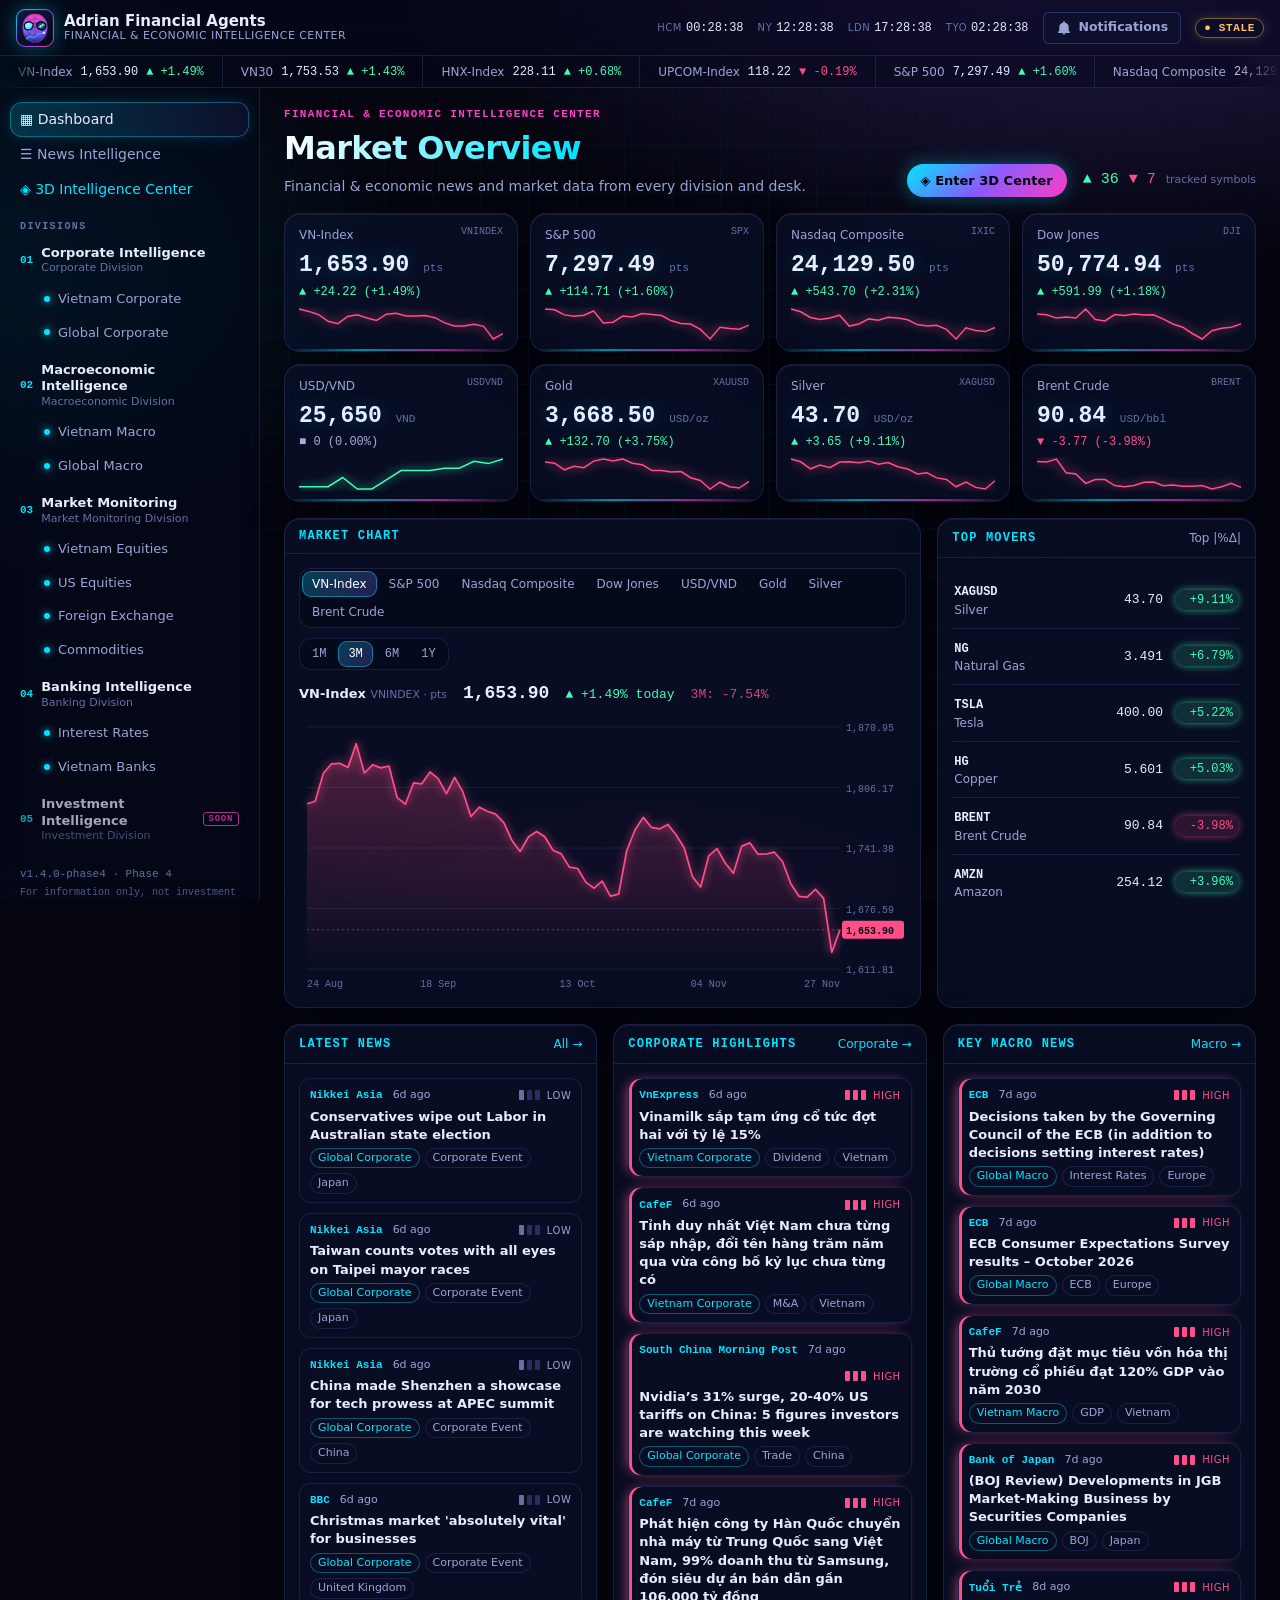
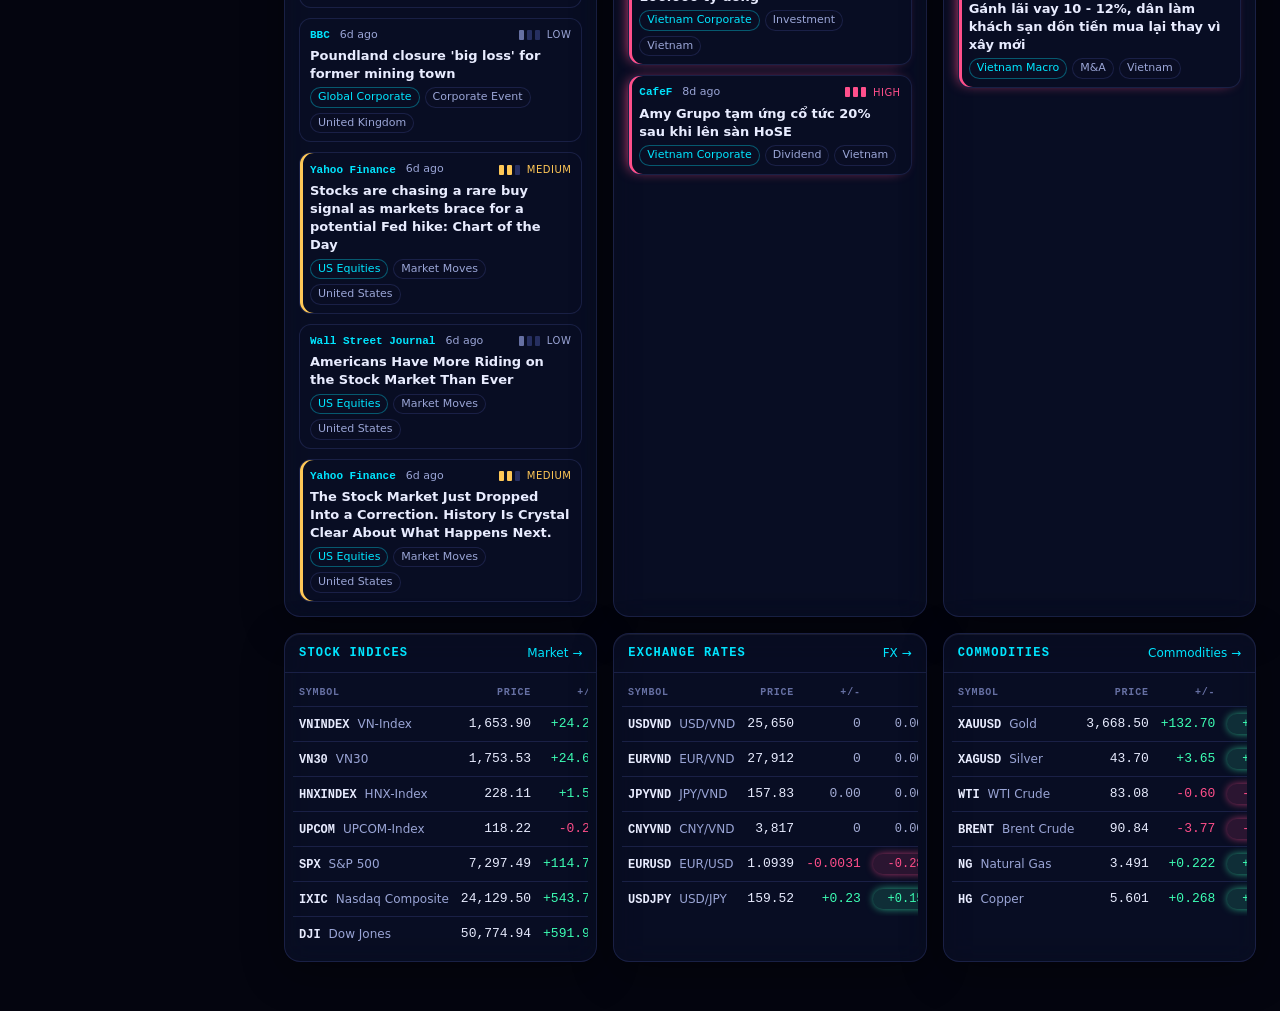
<file: index.html>
<!doctype html>
<html lang="en" data-style="futuristic">
<head>
  <meta charset="utf-8" />
  <meta name="viewport" content="width=device-width, initial-scale=1" />
  <title>Adrian Financial Agents</title>
  <meta name="description" content="Adrian Financial Agents — Financial & Economic Intelligence Center" />
  <link rel="icon" type="image/svg+xml" href="assets/img/logo.svg" />
  <link rel="apple-touch-icon" href="assets/img/apple-touch-icon.png" />
  <link rel="manifest" href="manifest.webmanifest" />
  <meta name="theme-color" content="#04050f" />
  <meta name="apple-mobile-web-app-capable" content="yes" />
  <meta name="mobile-web-app-capable" content="yes" />
  <meta name="apple-mobile-web-app-title" content="AFA" />
  <meta name="apple-mobile-web-app-status-bar-style" content="black" />
  <link rel="stylesheet" href="assets/css/styles.css" />
  <link rel="stylesheet" href="assets/css/theme-futuristic.css" />
</head>
<body>
  <div id="app"><div class="loading">Starting…</div></div>

  <noscript>Adrian Financial Agents requires JavaScript.</noscript>

  <!-- Core -->
  <script src="assets/js/core/config.js"></script>
  <script src="assets/js/core/utils.js"></script>
  <script src="assets/js/core/registry.js"></script>
  <script src="assets/js/core/services.js"></script>
  <!-- Data (mock) + providers -->
  <script src="assets/js/data/mock-market.js"></script>
  <script src="assets/js/data/mock-news.js"></script>
  <script src="assets/js/data/mock-banking.js"></script>
  <script src="assets/js/providers/mock-provider.js"></script>
  <script src="assets/js/providers/api-provider.js"></script>
  <!-- Components -->
  <script src="assets/js/components/layout.js"></script>
  <script src="assets/js/components/market.js"></script>
  <script src="assets/js/components/news.js"></script>
  <script src="assets/js/components/rates.js"></script>
  <script src="assets/js/components/banking.js"></script>
  <script src="assets/js/components/avatars.js"></script>
  <!-- Views + routing -->
  <script src="assets/js/views/dashboard.js"></script>
  <script src="assets/js/views/pages.js"></script>
  <script src="assets/js/views/center3d-supervisor.js"></script>
  <script src="assets/js/views/center3d.js"></script>
  <script src="assets/js/views/settings.js"></script>
  <script src="assets/js/core/router.js"></script>
  <script src="assets/js/app.js"></script>
</body>
</html>
</file>
<file: assets/css/styles.css>
/* Adrian Financial Agents — Financial Terminal theme */
:root {
  --bg: #060a11;
  --bg-2: #0a1019;
  --panel: #0d1520;
  --panel-2: #111b29;
  --line: #1a2738;
  --line-2: #243549;
  --text: #d5e0ec;
  --muted: #7c90a8;
  --dim: #50637a;
  --accent: #22d3ee;
  --accent-2: #f5b843;
  --up: #22c55e;
  --down: #f43f5e;
  --flat: #94a3b8;
  --imp-high: #f43f5e;
  --imp-med: #f5b843;
  --imp-low: #64748b;
  --font: "Inter", "Segoe UI", system-ui, -apple-system, sans-serif;
  --mono: "JetBrains Mono", "Cascadia Mono", Consolas, ui-monospace, monospace;
  --radius: 6px;
  --sidebar: 260px;
  --topbar: 56px;
  --ticker: 32px;
  color-scheme: dark;
}

* { box-sizing: border-box; }
html, body { margin: 0; }
body {
  background: var(--bg);
  color: var(--text);
  font: 14px/1.5 var(--font);
  -webkit-font-smoothing: antialiased;
}
a { color: inherit; text-decoration: none; }
h1, h2, h3 { margin: 0; font-weight: 600; }
button, select, input { font: inherit; color: inherit; }
.num { font-family: var(--mono); font-variant-numeric: tabular-nums; }
.up { color: var(--up); }
.down { color: var(--down); }
.flat { color: var(--flat); }
.muted { color: var(--muted); }
.small { font-size: 12px; }
.link { color: var(--accent); font-size: 12px; }
.link:hover { text-decoration: underline; }
.loading, .empty { padding: 28px; text-align: center; color: var(--muted); }
.empty { border: 1px dashed var(--line-2); border-radius: var(--radius); }

/* ---------- Top bar ---------- */
.topbar {
  position: sticky; top: 0; z-index: 30;
  height: var(--topbar);
  display: flex; align-items: center; gap: 14px;
  padding: 0 16px;
  background: color-mix(in srgb, var(--bg-2) 92%, transparent);
  backdrop-filter: blur(8px);
  border-bottom: 1px solid var(--line);
}
.brand { display: flex; align-items: center; gap: 10px; min-width: 0; }
.brand-mark {
  font: 700 13px var(--mono); letter-spacing: .08em;
  padding: 6px 8px; border-radius: 4px;
  color: var(--bg); background: linear-gradient(135deg, var(--accent), #3b82f6);
}
.brand-logo { display: block; flex: none; width: 38px; height: 38px; padding: 0; background: none; border-radius: 0; filter: drop-shadow(0 0 10px rgba(0, 229, 255, .35)); }
.brand-text { display: flex; flex-direction: column; line-height: 1.15; min-width: 0; }
.brand-text strong { font-size: 15px; white-space: nowrap; }
.brand-text small { color: var(--muted); font-size: 11px; letter-spacing: .04em; text-transform: uppercase; white-space: nowrap; overflow: hidden; text-overflow: ellipsis; }
.topbar-right { margin-left: auto; display: flex; align-items: center; gap: 14px; }
.clocks { display: flex; gap: 14px; font-size: 12px; }
.clocks small { color: var(--dim); font-size: 10px; letter-spacing: .06em; }
.clocks b { font-weight: 500; }
.data-mode {
  font: 600 11px var(--mono); letter-spacing: .06em;
  color: var(--accent-2); border: 1px solid color-mix(in srgb, var(--accent-2) 45%, transparent);
  padding: 3px 8px; border-radius: 3px; white-space: nowrap;
}
.data-mode.live { color: var(--up); border-color: color-mix(in srgb, var(--up) 45%, transparent); }
.icon-btn {
  background: var(--panel); border: 1px solid var(--line-2); border-radius: 4px;
  width: 32px; height: 32px; cursor: pointer; font-size: 15px;
}
.icon-btn:hover { border-color: var(--accent); }
.menu-btn { display: none; }

/* ---------- Ticker ---------- */
.ticker {
  position: sticky; top: var(--topbar); z-index: 25;
  height: var(--ticker); overflow: hidden;
  background: var(--bg-2); border-bottom: 1px solid var(--line);
  mask-image: linear-gradient(90deg, transparent, #000 4%, #000 96%, transparent);
}
.ticker-track { display: flex; width: max-content; height: 100%; animation: ticker 70s linear infinite; }
.ticker:hover .ticker-track { animation-play-state: paused; }
.tick { display: flex; align-items: center; gap: 8px; padding: 0 18px; font-size: 12px; border-right: 1px solid var(--line); white-space: nowrap; }
.tick-sym { color: var(--muted); }
@keyframes ticker { to { transform: translateX(-50%); } }
@media (prefers-reduced-motion: reduce) { .ticker-track { animation: none; } }

/* ---------- Shell ---------- */
.shell { display: grid; grid-template-columns: var(--sidebar) minmax(0, 1fr); }
.sidebar {
  position: sticky; top: calc(var(--topbar) + var(--ticker));
  height: calc(100vh - var(--topbar) - var(--ticker));
  overflow-y: auto; padding: 14px 10px 20px;
  border-right: 1px solid var(--line); background: var(--bg-2);
}
.nav-title { margin: 14px 10px 6px; font: 600 10px var(--mono); letter-spacing: .14em; color: var(--dim); text-transform: uppercase; }
.nav-group { margin-bottom: 6px; }
.sidebar a { display: flex; align-items: center; gap: 8px; border-radius: 4px; padding: 7px 10px; color: var(--muted); border-left: 2px solid transparent; }
.sidebar a:hover { background: var(--panel); color: var(--text); }
.sidebar a.active { background: color-mix(in srgb, var(--accent) 12%, transparent); color: var(--text); border-left-color: var(--accent); }
.sidebar a.in-path { color: var(--text); }
.nav-top { font-weight: 500; }
.nav-div { color: var(--text) !important; }
.nav-code { font: 600 11px var(--mono); color: var(--accent); }
.nav-label { display: flex; flex-direction: column; line-height: 1.25; font-weight: 600; font-size: 13px; }
.nav-label small { font-weight: 400; color: var(--dim); font-size: 11px; }
.nav-dept { padding-left: 34px !important; font-size: 13px; }
.agent-dot { width: 6px; height: 6px; border-radius: 50%; background: var(--up); box-shadow: 0 0 6px var(--up); flex: none; }
.nav-div.soon { opacity: .7; }
.badge-soon { margin-left: auto; font: 600 9px var(--mono); letter-spacing: .08em; text-transform: uppercase; color: var(--accent-2); border: 1px solid currentColor; padding: 1px 5px; border-radius: 3px; }
.sidebar-foot { margin: 18px 10px 0; font: 11px var(--mono); color: var(--dim); }
.sidebar-foot .disclaimer { display: block; margin-top: 6px; font-size: 10px; line-height: 1.4; color: var(--dim); opacity: .8; }

.main { padding: 20px 24px 48px; min-width: 0; outline: none; }
.view { max-width: 1480px; margin: 0 auto; display: flex; flex-direction: column; gap: 16px; }

/* ---------- Page header ---------- */
.crumbs { font-size: 12px; color: var(--dim); margin-bottom: 8px; display: flex; flex-wrap: wrap; gap: 6px; }
.crumbs i { font-style: normal; }
.crumbs a:hover { color: var(--accent); }
.page-head-row { display: flex; justify-content: space-between; align-items: flex-end; gap: 16px; flex-wrap: wrap; }
.kicker { font: 600 11px var(--mono); letter-spacing: .12em; text-transform: uppercase; color: var(--accent); margin-bottom: 4px; }
.page-head h1 { font-size: 26px; letter-spacing: -.01em; }
.subtitle { margin: 4px 0 0; color: var(--muted); max-width: 760px; }
.breadth { display: flex; align-items: baseline; gap: 10px; font-size: 15px; }
.breadth small { color: var(--dim); font-size: 11px; }

.breaking {
  display: flex; align-items: center; gap: 12px; flex-wrap: wrap;
  padding: 10px 14px; border-radius: var(--radius);
  background: color-mix(in srgb, var(--down) 9%, var(--panel));
  border: 1px solid color-mix(in srgb, var(--down) 35%, transparent);
}
.breaking:hover { border-color: var(--down); }
.breaking-tag { font: 700 10px var(--mono); letter-spacing: .1em; text-transform: uppercase; color: #fff; background: var(--down); padding: 2px 7px; border-radius: 3px; }
.breaking small { color: var(--muted); margin-left: auto; }

/* ---------- Grid & panel ---------- */
.grid { display: grid; gap: 16px; }
.g-2 { grid-template-columns: repeat(2, minmax(0, 1fr)); }
.g-3 { grid-template-columns: repeat(3, minmax(0, 1fr)); }
.g-2-1 { grid-template-columns: minmax(0, 2fr) minmax(0, 1fr); }
.panel { background: var(--panel); border: 1px solid var(--line); border-radius: var(--radius); min-width: 0; }
.panel-head { display: flex; align-items: center; justify-content: space-between; gap: 10px; padding: 10px 14px; border-bottom: 1px solid var(--line); }
.panel-head h2 { font: 600 12px var(--mono); letter-spacing: .1em; text-transform: uppercase; color: var(--muted); }
.panel-body { padding: 14px; }

/* ---------- KPI ---------- */
.kpi-grid { display: grid; grid-template-columns: repeat(auto-fill, minmax(200px, 1fr)); gap: 12px; }
.kpi {
  position: relative; display: block; padding: 12px 14px 10px;
  background: var(--panel); border: 1px solid var(--line); border-radius: var(--radius);
  transition: border-color .15s, transform .15s;
}
.kpi:hover { border-color: var(--accent); transform: translateY(-1px); }
.kpi-head { display: flex; justify-content: space-between; gap: 8px; font-size: 12px; }
.kpi-name { color: var(--muted); font-weight: 500; }
.kpi-sym { font: 10px var(--mono); color: var(--dim); }
.kpi-price { font-size: 21px; font-weight: 600; margin-top: 4px; }
.kpi-price small { font-size: 11px; color: var(--dim); font-weight: 400; }
.kpi-chg { font-size: 12px; }
.kpi-spark { height: 34px; margin-top: 6px; }
.spark { width: 100%; height: 100%; display: block; }

/* ---------- Tables ---------- */
.table-wrap { overflow-x: auto; margin: -4px -6px; }
.qtable { width: 100%; border-collapse: collapse; font-size: 13px; }
.qtable th { font: 600 10px var(--mono); letter-spacing: .08em; text-transform: uppercase; color: var(--dim); text-align: left; padding: 4px 6px 8px; border-bottom: 1px solid var(--line); }
.qtable td { padding: 7px 6px; border-bottom: 1px solid var(--line); white-space: nowrap; }
.qtable tr:last-child td { border-bottom: 0; }
.qtable tbody tr:hover { background: var(--panel-2); }
.qtable .num { text-align: right; }
.q-sym { font: 600 12px var(--mono); margin-right: 8px; }
.q-name { color: var(--muted); font-size: 12px; }
.pct-pill { display: inline-block; min-width: 64px; text-align: right; padding: 1px 6px; border-radius: 3px; font-family: var(--mono); font-size: 12px; }
.pct-pill.up { background: color-mix(in srgb, var(--up) 14%, transparent); }
.pct-pill.down { background: color-mix(in srgb, var(--down) 14%, transparent); }

.movers { display: flex; flex-direction: column; }
.mover { display: grid; grid-template-columns: 1fr auto auto; gap: 12px; align-items: center; padding: 9px 2px; border-bottom: 1px solid var(--line); font-size: 13px; }
.mover:last-child { border-bottom: 0; }
.mover:hover { background: var(--panel-2); }
.mover .q-name { display: block; }

/* ---------- Charts ---------- */
.chart-head { display: flex; justify-content: space-between; gap: 10px; flex-wrap: wrap; margin-bottom: 10px; }
.seg { display: flex; flex-wrap: wrap; gap: 2px; background: var(--bg-2); border: 1px solid var(--line); border-radius: 4px; padding: 2px; }
.seg button { background: none; border: 0; padding: 4px 10px; border-radius: 3px; cursor: pointer; font-size: 12px; color: var(--muted); }
.seg button:hover { color: var(--text); }
.seg button.on { background: var(--panel-2); color: var(--accent); box-shadow: inset 0 0 0 1px var(--line-2); }
.chart-ranges button { font-family: var(--mono); }
.chart-info { display: flex; align-items: baseline; flex-wrap: wrap; gap: 6px 16px; margin-bottom: 6px; font-size: 13px; }
.ci-name { font-weight: 600; }
.ci-name small { color: var(--dim); font-weight: 400; }
.ci-price { font-size: 18px; font-weight: 600; }
.muted-label { opacity: .85; }
.chart-box { position: relative; height: 280px; }
.chart { display: block; max-width: 100%; }
.chart.up { color: var(--up); }
.chart.down { color: var(--down); }
.chart .grid { stroke: var(--line); stroke-width: 1; }
.chart .axis { fill: var(--dim); font: 10px var(--mono); }
.chart .last-line { stroke: currentColor; stroke-dasharray: 2 3; opacity: .5; }
.chart .last-tag { fill: currentColor; }
.chart .last-text { fill: var(--bg); font: 600 10px var(--mono); }
.chart .xh { stroke: var(--muted); stroke-dasharray: 3 3; }
.chart .dot { fill: currentColor; stroke: var(--panel); stroke-width: 2; }
.chart-tip {
  position: absolute; top: 4px; width: 120px; pointer-events: none;
  background: var(--panel-2); border: 1px solid var(--line-2); border-radius: 4px;
  padding: 4px 8px; font-size: 11px; display: flex; flex-direction: column;
}
.chart-tip[hidden] { display: none; }
.chart-tip span { color: var(--muted); }

/* ---------- News ---------- */
.news-list { display: flex; flex-direction: column; gap: 10px; }
.news-card { padding: 10px 12px; border: 1px solid var(--line); border-left: 3px solid var(--imp-low); border-radius: 4px; background: var(--panel-2); }
.news-card.imp-l-high { border-left-color: var(--imp-high); }
.news-card.imp-l-med { border-left-color: var(--imp-med); }
.news-card.compact { padding: 8px 10px; }
.news-meta { display: flex; align-items: center; gap: 10px; font-size: 11px; color: var(--muted); flex-wrap: wrap; }
.news-meta .src { font: 600 11px var(--mono); color: var(--accent); }
.news-title { font-size: 14px; line-height: 1.4; margin: 4px 0; }
.news-card.compact .news-title { font-size: 13px; }
.news-title a:hover { color: var(--accent); }
.news-sum { margin: 0 0 6px; color: var(--muted); font-size: 13px; }
.news-tags { display: flex; flex-wrap: wrap; gap: 5px; }
.tag { font-size: 11px; padding: 1px 7px; border-radius: 3px; background: var(--bg-2); border: 1px solid var(--line); color: var(--muted); }
.tag-dept { color: var(--accent); border-color: color-mix(in srgb, var(--accent) 35%, transparent); }
.tag-dept:hover { background: color-mix(in srgb, var(--accent) 12%, transparent); }
.tag-mkt { font-family: var(--mono); }
.imp { display: inline-flex; align-items: center; gap: 2px; margin-left: auto; font-size: 10px; text-transform: uppercase; letter-spacing: .05em; }
.imp i { width: 5px; height: 10px; border-radius: 1px; background: var(--line-2); margin-right: 1px; }
.imp-high { color: var(--imp-high); }
.imp-high i { background: var(--imp-high); }
.imp-med { color: var(--imp-med); }
.imp-med i:nth-child(-n+2) { background: var(--imp-med); }
.imp-low i:nth-child(1) { background: var(--imp-low); }
.imp > i:last-of-type { margin-right: 5px; }

.filter-bar { display: flex; flex-wrap: wrap; gap: 10px; align-items: flex-end; padding-bottom: 12px; border-bottom: 1px solid var(--line); }
.fld { display: flex; flex-direction: column; gap: 3px; font-size: 11px; color: var(--dim); min-width: 130px; flex: 1 1 130px; max-width: 220px; }
.fld span { font-family: var(--mono); letter-spacing: .06em; text-transform: uppercase; font-size: 10px; }
.fld select, .fld input { background: var(--bg-2); border: 1px solid var(--line-2); border-radius: 4px; padding: 6px 8px; font-size: 13px; width: 100%; }
.fld select:focus, .fld input:focus { outline: none; border-color: var(--accent); }
.fld-search { flex: 2 1 220px; max-width: 320px; }
.btn-ghost { background: none; border: 1px solid var(--line-2); border-radius: 4px; padding: 6px 12px; cursor: pointer; font-size: 12px; color: var(--muted); }
.btn-ghost:hover { border-color: var(--accent); color: var(--text); }
.news-count { font: 11px var(--mono); color: var(--dim); margin: 10px 0; }

/* ---------- Department cards ---------- */
.dept-grid { display: grid; grid-template-columns: repeat(auto-fill, minmax(280px, 1fr)); gap: 12px; }
.dept-card { display: flex; flex-direction: column; gap: 6px; padding: 14px; background: var(--panel); border: 1px solid var(--line); border-radius: var(--radius); transition: border-color .15s; }
.dept-card:hover { border-color: var(--accent); }
.dept-top { display: flex; align-items: center; gap: 8px; font: 10px var(--mono); color: var(--dim); }
.agent-state { margin-left: auto; color: var(--accent-2); letter-spacing: .06em; }
.dept-card h3 { font-size: 16px; }
.dept-en { font: 11px var(--mono); color: var(--accent); letter-spacing: .04em; }
.dept-card p { margin: 0; color: var(--muted); font-size: 13px; }
.dept-stats { display: flex; gap: 14px; flex-wrap: wrap; margin-top: auto; padding-top: 8px; border-top: 1px solid var(--line); font-size: 12px; color: var(--muted); }
.dept-stats strong { color: var(--text); }
.chips { display: flex; flex-wrap: wrap; gap: 6px; }
.chip { font-size: 12px; padding: 3px 9px; border-radius: 999px; border: 1px solid var(--line-2); background: var(--bg-2); }
.chip-more { color: var(--dim); }
.agent-info { margin: 0; display: grid; gap: 8px; }
.agent-info div { display: flex; justify-content: space-between; gap: 10px; font-size: 13px; border-bottom: 1px solid var(--line); padding-bottom: 6px; }
.agent-info div:last-child { border: 0; }
.agent-info dt { color: var(--dim); }
.agent-info dd { margin: 0; text-align: right; }

/* ---------- Coming soon ---------- */
.soon-hero { padding: 32px; border: 1px dashed var(--line-2); border-radius: var(--radius); background: radial-gradient(ellipse at top, color-mix(in srgb, var(--accent) 8%, transparent), transparent 70%), var(--panel); }
.soon-badge { display: inline-block; font: 600 11px var(--mono); letter-spacing: .12em; color: var(--accent-2); border: 1px solid currentColor; padding: 3px 10px; border-radius: 3px; }
.soon-hero h2 { font-size: 22px; margin: 14px 0 6px; }
.soon-hero > p { color: var(--muted); max-width: 720px; margin: 0 0 20px; }
.soon-grid { display: grid; grid-template-columns: repeat(auto-fill, minmax(240px, 1fr)); gap: 12px; }
.soon-item { padding: 14px; border: 1px solid var(--line); border-radius: var(--radius); background: var(--bg-2); opacity: .85; }
.soon-name { font-weight: 600; }
.soon-item p { margin: 6px 0 0; color: var(--muted); font-size: 13px; }

.scrim { display: none; }

/* ---------- Responsive ---------- */
@media (max-width: 1200px) {
  .g-3 { grid-template-columns: repeat(2, minmax(0, 1fr)); }
  .clocks span:nth-child(n+3) { display: none; }
}
@media (max-width: 960px) {
  .shell { grid-template-columns: minmax(0, 1fr); }
  .menu-btn { display: inline-block; flex: none; }
  .sidebar {
    position: fixed; top: 0; left: 0; z-index: 50; height: 100vh; width: 280px;
    transform: translateX(-100%); transition: transform .2s;
  }
  .nav-open .sidebar { transform: none; }
  .nav-open .scrim { display: block; position: fixed; inset: 0; z-index: 40; background: rgba(0, 0, 0, .5); }
  .g-2, .g-3, .g-2-1 { grid-template-columns: minmax(0, 1fr); }
  .clocks { display: none; }
}
@media (max-width: 600px) {
  .main { padding: 14px 16px 40px; }
  .brand-text small { display: none; }
  .brand-text strong { font-size: 13px; }
  .page-head h1 { font-size: 21px; }
  .kpi-grid { grid-template-columns: repeat(2, minmax(0, 1fr)); gap: 8px; }
  .kpi { padding: 10px; }
  .kpi-price { font-size: 16px; }
  .kpi-chg { font-size: 11px; }
  .fld, .fld-search { max-width: none; flex-basis: calc(50% - 5px); min-width: 0; }
  .fld-search { flex-basis: 100%; }
  .chart-box { height: 220px; }
  .data-mode { display: none; }
  .breaking small { margin-left: 0; }
}

/* ---------- Bank rates ---------- */
.rates-section { display: flex; flex-direction: column; gap: 16px; }
.section-title { display: flex; align-items: baseline; justify-content: space-between; gap: 10px; flex-wrap: wrap; margin-top: 6px; }
.stack { display: flex; flex-direction: column; gap: 16px; min-width: 0; }
.rate-sort { max-width: 200px; }
.rate-table th { white-space: nowrap; }
.rate-table th.sorted { color: var(--accent); }
.rate-table td.best { color: var(--accent); font-weight: 700; background: color-mix(in srgb, var(--accent) 10%, transparent); }
.rate-table .chg { font-style: normal; font-size: 9px; margin-left: 3px; vertical-align: super; }
.tag-state { margin-left: 6px; font-size: 10px; color: var(--accent-2); }
.accent { color: var(--accent); }
.alert-list { display: flex; flex-direction: column; gap: 8px; }
.alert-item { display: grid; grid-template-columns: auto 1fr auto; gap: 10px; align-items: center; padding: 8px 10px; border-radius: var(--radius); border: 1px solid var(--line); background: var(--bg-2); font-size: 13px; }
.alert-item small { display: block; color: var(--muted); font-size: 11.5px; }
.alert-icon { font-size: 11px; }
.alert-item.up .alert-icon { color: var(--up); }
.alert-item.down .alert-icon { color: var(--down); }

.promo-grid { display: grid; grid-template-columns: repeat(auto-fill, minmax(240px, 1fr)); gap: 10px; }
.promo { display: flex; flex-direction: column; gap: 4px; padding: 10px 12px; border: 1px solid var(--line); border-radius: var(--radius); background: var(--bg-2); }
.promo-top { display: flex; align-items: center; gap: 8px; }
.promo-rate { margin-left: auto; font-size: 18px; font-weight: 700; color: var(--accent); }
.promo-title { font-weight: 600; font-size: 13px; }
.promo small { color: var(--muted); font-size: 11.5px; }
.promo-end.soon { color: var(--imp-med); }

/* ---------- Bank fundamentals ---------- */
.bar-list { display: flex; flex-direction: column; gap: 6px; }
.bar-row { display: grid; grid-template-columns: 52px 1fr 64px; gap: 8px; align-items: center; font-size: 12px; }
.bar-track { height: 10px; border-radius: 999px; background: var(--bg-2); overflow: hidden; }
.bar-fill { height: 100%; border-radius: 999px; background: linear-gradient(90deg, var(--accent), var(--accent-2, var(--accent))); }
.bar-row.state .bar-fill { background: linear-gradient(90deg, var(--accent-2), var(--accent)); }
.bar-row .num { text-align: right; }
.fund-table th { cursor: pointer; white-space: nowrap; user-select: none; }
.fund-table th.sorted { color: var(--accent); }
.fund-table td.best { color: var(--accent); font-weight: 700; }
.fund-table td.worst { color: var(--down); }

/* ---------- Collapsible agent panel (hidden by default; html.agent-open shows it) ---------- */
.agent-panel .panel-head { flex-wrap: wrap; }
.agent-summary { margin-right: auto; margin-left: 4px; }
.agent-toggle { padding: 3px 10px; font-size: 11px; }
.agent-toggle::after { content: "Show ▾"; }
html.agent-open .agent-toggle::after { content: "Hide ▴"; }
html:not(.agent-open) .agent-body { display: none; }
html:not(.agent-open) .agent-panel .panel-head { border-bottom: 0; }

/* ---------- Phase 2: 3D Intelligence Center ---------- */
.btn-3d {
  display: inline-flex; align-items: center; gap: 6px; padding: 7px 14px; border-radius: 999px;
  font-weight: 600; font-size: 13px; color: #04050f;
  background: linear-gradient(135deg, var(--accent), #8b5cff, #ff3ec9);
  box-shadow: 0 0 18px rgba(0, 229, 255, .35);
}
.btn-3d:hover { filter: brightness(1.15); }
.page-head-row aside, .page-head-row > .btn-3d { align-self: center; }
.nav-3d { color: var(--accent) !important; }
.view.view-3d { max-width: none; }
.c3d {
  position: relative; height: calc(100vh - var(--topbar) - var(--ticker) - 40px); min-height: 520px;
  border: 1px solid var(--line); border-radius: var(--radius); overflow: hidden;
  background: radial-gradient(ellipse at 50% 30%, rgba(40, 30, 110, .45), transparent 70%), #03040c;
}
.c3d-canvas, .c3d-canvas canvas { position: absolute; inset: 0; width: 100%; height: 100%; display: block; }
.c3d-canvas canvas { cursor: grab; touch-action: none; }
.c3d-hud { position: absolute; top: 14px; left: 16px; right: 16px; display: flex; justify-content: space-between; align-items: flex-start; gap: 12px; flex-wrap: wrap; pointer-events: none; }
.c3d-title h1 { font-size: 22px; margin: 2px 0 0; background: linear-gradient(90deg, #fff, var(--accent) 60%, #8b5cff); -webkit-background-clip: text; background-clip: text; color: transparent; }
.c3d-nav { display: flex; flex-wrap: wrap; gap: 6px; pointer-events: auto; }
.c3d-nav button, .c3d-list button {
  --c: var(--accent);
  background: rgba(6, 9, 26, .7); border: 1px solid color-mix(in srgb, var(--c) 45%, transparent); color: var(--text);
  border-radius: 999px; padding: 6px 12px; font-size: 12px; cursor: pointer; backdrop-filter: blur(10px);
}
.c3d-nav button:hover, .c3d-nav button.on { border-color: var(--c); box-shadow: 0 0 12px color-mix(in srgb, var(--c) 45%, transparent); color: #fff; }
.c3d-info {
  position: absolute; right: 16px; bottom: 44px; width: min(360px, calc(100% - 32px)); max-height: calc(100% - 230px); overflow: auto;
  padding: 16px; border-radius: 16px; background: rgba(8, 12, 34, .78); border: 1px solid var(--line-2);
  backdrop-filter: blur(16px); box-shadow: 0 10px 40px rgba(0, 0, 0, .45);
}
.c3d-info h2 { font-size: 19px; margin: 4px 0 6px; }
.c3d-info p { color: var(--muted); font-size: 13px; margin: 0 0 10px; }
.c3d-agent { font-size: 11px; color: var(--accent); margin-bottom: 6px; }
.c3d-metric { display: flex; flex-direction: column; gap: 2px; padding: 8px 10px; margin-bottom: 10px; border-radius: 10px; background: rgba(0, 229, 255, .06); border: 1px solid var(--line); font-size: 13px; }
.c3d-list { display: flex; flex-direction: column; gap: 6px; margin-bottom: 10px; }
.c3d-list button { display: grid; grid-template-columns: 26px 1fr; text-align: left; border-radius: 12px; padding: 8px 10px; font-size: 13px; }
.c3d-list button span { color: var(--c); font-family: var(--mono); grid-row: span 2; }
.c3d-list button small { color: var(--muted); font-size: 11px; }
.c3d-list button:hover { border-color: var(--c); }
.c3d-actions { display: flex; gap: 8px; flex-wrap: wrap; margin-top: 12px; }
.c3d-tip { position: absolute; pointer-events: none; padding: 6px 10px; border-radius: 8px; background: rgba(8, 12, 34, .9); border: 1px solid var(--line-2); font-size: 12px; display: flex; flex-direction: column; }
.c3d-tip[hidden], .c3d-info[hidden] { display: none; }
.c3d-tip small { color: var(--accent); font-family: var(--mono); font-size: 10.5px; }
.c3d-hint { position: absolute; right: 16px; bottom: 12px; font-size: 11px; color: var(--dim); pointer-events: none; }
.c3d-loading { position: absolute; inset: 0; display: grid; place-items: center; color: var(--muted); font-family: var(--mono); letter-spacing: .08em; }
@media (max-width: 600px) {
  .c3d { height: calc(100vh - var(--topbar) - var(--ticker) - 28px); min-height: 480px; }
  .c3d-title h1 { font-size: 17px; }
  .c3d-nav button { padding: 4px 9px; font-size: 11px; }
  .c3d-info { bottom: 30px; max-height: 42%; padding: 12px; }
  .c3d-hint { display: none; }
}
.head-actions { display: flex; align-items: center; gap: 16px; flex-wrap: wrap; }
.c3d-close { position: absolute; top: 8px; right: 10px; background: none; border: 0; color: var(--muted); font-size: 20px; cursor: pointer; line-height: 1; }
.c3d-close:hover { color: #fff; }
.c3d-activity { list-style: none; margin: 4px 0 12px; padding: 0; display: flex; flex-direction: column; gap: 3px; font-size: 12.5px; color: var(--muted); }
.c3d-activity b { color: var(--accent); margin-right: 6px; }
.c3d-nav .c3d-tour { --c: #ffc857; }
.c3d-nav .c3d-tour.on { color: #04050f; background: #ffc857; }
.c3d .kicker { margin-top: 4px; }

/* 3D full-screen mode */
.c3d:fullscreen, .c3d:-webkit-full-screen { width: 100vw; height: 100vh; min-height: 0; border: 0; border-radius: 0; }
.c3d.c3d-max { position: fixed; inset: 0; z-index: 200; width: 100vw; height: 100vh; height: 100dvh; min-height: 0; border: 0; border-radius: 0; }
body.c3d-lock { overflow: hidden; }
.c3d-nav .c3d-fs { --c: #9fb4ff; }
.c3d-nav .c3d-fs.on { color: #04050f; background: #9fb4ff; }

/* Agent identity */
.agent-name { display: flex; flex-direction: column; gap: 1px; padding: 6px 10px 6px 26px; position: relative; border-left: 2px solid var(--accent); background: rgba(0,229,255,.05); border-radius: 0 8px 8px 0; }
.agent-name b { font: 700 13px var(--mono); letter-spacing: .06em; color: var(--text); }
.agent-name small { font-size: 11px; color: var(--muted); }
.agent-glyph { position: absolute; left: 9px; top: 7px; color: var(--accent); font-size: 11px; }
.agent-summary b { color: var(--text); }
.c3d-agent-card { display: grid; grid-template-columns: 1fr auto; gap: 2px 10px; padding: 8px 10px; margin: 4px 0 8px; border-radius: 10px; border: 1px solid var(--line-2); background: rgba(0,229,255,.06); }
.c3d-agent-card b { font: 700 13px var(--mono); letter-spacing: .06em; }
.c3d-agent-card span { font: 600 11px var(--mono); color: var(--accent); align-self: center; }
.c3d-agent-card small { grid-column: 1 / -1; color: var(--muted); font-size: 11.5px; }
.c3d-agent-card em { grid-column: 1 / -1; color: var(--dim); font-size: 11px; font-style: normal; }

/* Agent profile + avatars */
.avatar { display: block; border-radius: 10px; object-fit: cover; }
.avatar-xs { width: 26px; height: 31px; border-radius: 6px; display: inline-block; vertical-align: middle; margin-right: 8px; }
.avatar-sm { width: 46px; height: 55px; border-radius: 8px; }
.avatar-md { width: 74px; height: 89px; }
.avatar-lg { width: 170px; height: 204px; border-radius: 14px; }
.agent-summary { display: inline-flex; align-items: center; gap: 4px; }
.agent-profile { display: grid; grid-template-columns: auto minmax(0, 1fr); gap: 20px; align-items: start; }
.avatar-frame { --c: var(--accent); margin: 0; padding: 6px; border-radius: 18px; background: linear-gradient(160deg, color-mix(in srgb, var(--c) 55%, transparent), rgba(10,16,40,.6)); box-shadow: 0 0 0 1px color-mix(in srgb, var(--c) 60%, transparent), 0 0 28px color-mix(in srgb, var(--c) 30%, transparent); }
.agent-hero-name { font: 800 24px var(--mono); letter-spacing: .08em; }
.agent-ids { display: flex; gap: 10px; align-items: center; flex-wrap: wrap; margin: 4px 0; }
.agent-ids code { font: 600 12px var(--mono); color: var(--accent); background: rgba(0,229,255,.08); border: 1px solid var(--line-2); padding: 2px 8px; border-radius: 6px; }
.agent-ids span { font-size: 12px; color: var(--muted); }
.agent-role { font-weight: 600; margin-bottom: 4px; }
.agent-status { font-size: 13px; margin-bottom: 10px; }
.status-dot { display: inline-block; width: 8px; height: 8px; border-radius: 50%; background: var(--up); box-shadow: 0 0 8px var(--up); vertical-align: middle; }
.routing { margin-top: 16px; border-top: 1px solid var(--line); padding-top: 10px; }
.routing-head { display: flex; align-items: center; gap: 10px; }
.routing-head .kicker { margin: 0; }
.routing-toggle { margin-left: auto; padding: 3px 10px; font-size: 11px; }
.routing-toggle::after { content: "Show ▾"; }
html.routing-open .routing-toggle::after { content: "Hide ▴"; }
html:not(.routing-open) .routing-body { display: none; }
.agent-name.has-avatar { display: grid; grid-template-columns: auto 1fr; grid-template-rows: auto auto; column-gap: 10px; padding-left: 8px; align-items: center; }
.agent-name.has-avatar .avatar { grid-row: span 2; }
.c3d-agent-card .avatar { grid-row: span 5; margin-right: 4px; }
.c3d-agent-card { grid-template-columns: auto 1fr auto; }
.c3d-agent-card small, .c3d-agent-card em, .c3d-agent-card code, .c3d-agent-card i { grid-column: 2 / -1; }
.c3d-agent-card code { font: 600 10.5px var(--mono); color: var(--accent); }
.c3d-agent-card i { font-style: normal; font-size: 11px; color: var(--muted); }
@media (max-width: 600px) {
  .agent-profile { grid-template-columns: minmax(0, 1fr); justify-items: start; }
  .avatar-lg { width: 140px; height: 168px; }
  .agent-hero-name { font-size: 20px; }
}

/* ---------- Phase 3: live data, automation status, notification settings ---------- */
.data-mode.stale { color: var(--imp-med); border-color: color-mix(in srgb, var(--imp-med) 45%, transparent); }
.tag-live { margin-left: 6px; font-size: 10px; color: var(--up); }
.tag-draft { font: 600 10px var(--mono); color: var(--imp-med); border: 1px solid currentColor; border-radius: 3px; padding: 1px 5px; margin-right: 6px; }
.auto-ok { color: var(--up); }
.auto-warn { color: var(--imp-med); }
.auto-muted { color: var(--muted); }
.pipeline .run-state { display: block; font-style: normal; font-size: 10.5px; letter-spacing: .04em; margin-top: 2px; }
.pipeline .run-live .run-state { color: var(--up); }
.pipeline .run-rules .run-state { color: var(--accent); }
.pipeline .run-planned { opacity: .62; }
.pipeline .run-planned .run-state { color: var(--dim); }

/* Notifications page: overview tiles → sticky save bar → section nav + numbered sections */
.set-tiles { display: grid; grid-template-columns: repeat(auto-fit, minmax(160px, 1fr)); gap: 12px; margin-bottom: 14px; }
.set-tile { background: var(--panel); border: 1px solid var(--line); border-left: 3px solid var(--dim); border-radius: var(--radius); padding: 12px 14px; display: flex; flex-direction: column; gap: 2px; min-width: 0; }
.set-tile span { font: 600 10px var(--mono); letter-spacing: .12em; text-transform: uppercase; color: var(--muted); }
.set-tile b { font-size: 20px; font-weight: 700; color: var(--text); }
.set-tile small { font-size: 11.5px; color: var(--muted); white-space: nowrap; overflow: hidden; text-overflow: ellipsis; }
.set-tile.ok { border-left-color: var(--up); } .set-tile.ok b { color: var(--up); }
.set-tile.warn { border-left-color: var(--imp-med); } .set-tile.warn b { color: var(--imp-med); }
.set-tile.off b { color: var(--muted); }

.set-bar { position: sticky; top: 64px; z-index: 5; display: flex; flex-wrap: wrap; align-items: center; gap: 8px 16px; padding: 10px 14px; margin-bottom: 18px;
  background: color-mix(in srgb, var(--bg) 88%, transparent); backdrop-filter: blur(10px); border: 1px solid var(--line-2); border-radius: var(--radius); }
.set-src { flex: 1 1 260px; color: var(--muted); }
.set-actions { display: flex; flex-wrap: wrap; gap: 8px; }
.set-import { display: inline-flex; align-items: center; }
.set-msg { flex-basis: 100%; min-height: 1em; color: var(--muted); }
.set-msg:empty { display: none; }
.btn-primary { background: var(--accent); color: #031018; border: 1px solid var(--accent); border-radius: 4px; padding: 6px 14px; cursor: pointer; font-size: 12px; font-weight: 700; }
.btn-primary:hover { filter: brightness(1.1); box-shadow: 0 0 16px color-mix(in srgb, var(--accent) 45%, transparent); }

.set-layout { display: grid; grid-template-columns: 190px minmax(0, 1fr); gap: 20px; align-items: start; }
.set-nav { position: sticky; top: 140px; display: flex; flex-direction: column; gap: 2px; }
.set-nav a { display: flex; align-items: center; gap: 10px; padding: 8px 10px; border-radius: 6px; color: var(--muted); font-size: 13px; border: 1px solid transparent; }
.set-nav a span { font: 700 11px var(--mono); width: 20px; height: 20px; border-radius: 50%; display: grid; place-items: center; border: 1px solid var(--line-2); color: var(--dim); }
.set-nav a:hover, .set-nav a.on { color: var(--text); background: var(--panel); border-color: var(--line); }
.set-nav a.on span { border-color: var(--accent); color: var(--accent); }
.set-main { display: flex; flex-direction: column; gap: 16px; min-width: 0; }

.set-sec { scroll-margin-top: 140px; }
.set-sec-head { display: flex; gap: 14px; align-items: flex-start; padding: 16px 18px 12px; border-bottom: 1px solid var(--line); }
.set-n { flex: none; font: 700 13px var(--mono); width: 28px; height: 28px; border-radius: 50%; display: grid; place-items: center; color: var(--accent); border: 1px solid color-mix(in srgb, var(--accent) 50%, transparent); }
.set-sec-head h2 { margin: 2px 0 3px; font-size: 16px; }
.set-sec-head p { margin: 0; font-size: 12.5px; color: var(--muted); line-height: 1.5; }
.set-sec-body { padding: 16px 18px 18px; }
.set-sub { font: 700 10px var(--mono); letter-spacing: .14em; text-transform: uppercase; color: var(--dim); margin: 16px 0 8px; }
.set-sub:first-child { margin-top: 0; }
.set-sub small { text-transform: none; letter-spacing: 0; font: 400 11px var(--font); margin-left: 6px; }
.set-note { margin: 10px 0 0; font-size: 12px; color: var(--muted); }

.set-grid { display: grid; grid-template-columns: repeat(auto-fit, minmax(200px, 1fr)); gap: 14px 18px; margin: 4px 0 14px; }
.set-fld { display: flex; flex-direction: column; gap: 5px; min-width: 0; }
.set-fld > label { font-size: 12px; font-weight: 600; color: var(--text); }
.set-fld small { font-size: 11px; color: var(--muted); line-height: 1.4; }
.set-fld select, .set-fld input[type=text], .set-num input, .set-range input { background: var(--bg-2); border: 1px solid var(--line-2); border-radius: 5px; padding: 7px 9px; font-size: 13px; width: 100%; color: var(--text); }
.set-fld select:focus, .set-fld input:focus, .set-num input:focus, .set-range input:focus { outline: none; border-color: var(--accent); box-shadow: 0 0 0 2px color-mix(in srgb, var(--accent) 20%, transparent); }
.set-num { display: flex; align-items: center; gap: 8px; }
.set-num input { max-width: 110px; }
.set-num i { font-style: normal; font-size: 12px; color: var(--muted); }

.set-sws { display: grid; grid-template-columns: repeat(auto-fit, minmax(220px, 1fr)); gap: 10px 18px; margin-bottom: 6px; }
.set-sw { display: flex; align-items: flex-start; gap: 10px; cursor: pointer; padding: 4px 0; }
.set-sw input { position: absolute; opacity: 0; pointer-events: none; }
.set-sw-ui { flex: none; width: 34px; height: 19px; border-radius: 999px; background: var(--line-2); position: relative; margin-top: 1px; transition: background .2s; }
.set-sw-ui::after { content: ""; position: absolute; top: 2px; left: 2px; width: 15px; height: 15px; border-radius: 50%; background: var(--muted); transition: transform .2s, background .2s; }
.set-sw input:checked + .set-sw-ui { background: color-mix(in srgb, var(--accent) 45%, transparent); }
.set-sw input:checked + .set-sw-ui::after { transform: translateX(15px); background: var(--accent); box-shadow: 0 0 8px var(--accent); }
.set-sw input:focus-visible + .set-sw-ui { outline: 2px solid var(--accent); outline-offset: 2px; }
.set-sw-txt { display: flex; flex-direction: column; gap: 1px; min-width: 0; }
.set-sw-txt b { font-size: 13px; font-weight: 600; }
.set-sw-txt small { font-size: 11px; color: var(--muted); line-height: 1.4; }

.set-chans { display: grid; grid-template-columns: repeat(auto-fit, minmax(260px, 1fr)); gap: 14px; }
.set-chan { border: 1px solid var(--line); border-radius: var(--radius); background: var(--bg-2); padding: 12px 14px 14px; display: flex; flex-direction: column; gap: 8px; }
.set-chan-head { display: flex; align-items: center; gap: 10px; padding-bottom: 10px; border-bottom: 1px solid var(--line); margin-bottom: 2px; }
.set-chan-head > div { flex: 1; min-width: 0; display: flex; flex-direction: column; }
.set-chan-head small { font-size: 11px; color: var(--muted); }
.set-chan-ic { width: 32px; height: 32px; border-radius: 8px; display: grid; place-items: center; background: var(--panel-2); border: 1px solid var(--line-2); color: var(--accent); font-size: 15px; }
.set-badge { font: 600 10px var(--mono); letter-spacing: .06em; padding: 3px 8px; border-radius: 999px; white-space: nowrap; border: 1px solid; }
.set-badge.ok { color: var(--up); border-color: color-mix(in srgb, var(--up) 45%, transparent); }
.set-badge.off { color: var(--imp-med); border-color: color-mix(in srgb, var(--imp-med) 45%, transparent); }

.set-quiet { display: flex; flex-wrap: wrap; align-items: center; gap: 10px 20px; }
.set-range { display: inline-flex; align-items: center; gap: 8px; }
.set-range input { width: auto; }
.set-range i { font-style: normal; color: var(--muted); }

.set-divs { display: grid; grid-template-columns: repeat(auto-fit, minmax(200px, 1fr)); gap: 12px; }
.set-div { border: 1px solid var(--line); border-top: 2px solid var(--c, var(--accent)); border-radius: var(--radius); padding: 6px 12px 10px; margin: 0; display: flex; flex-direction: column; background: var(--bg-2); }
.set-div legend { padding: 0 4px; font-weight: 600; }
.chk { display: inline-flex; align-items: center; gap: 7px; font-size: 13px; margin: 3px 14px 3px 0; cursor: pointer; }
.chk input { accent-color: var(--accent); }
.set-cats { display: flex; flex-wrap: wrap; gap: 6px; }
.set-chip { cursor: pointer; }
.set-chip input { position: absolute; opacity: 0; pointer-events: none; }
.set-chip span { display: inline-block; font-size: 12px; padding: 5px 11px; border-radius: 999px; border: 1px solid var(--line-2); color: var(--muted); background: var(--bg-2); }
.set-chip input:checked + span { color: var(--text); border-color: var(--accent); background: color-mix(in srgb, var(--accent) 14%, transparent); }
.set-chip input:focus-visible + span { outline: 2px solid var(--accent); outline-offset: 2px; }
.th-table .th-in { width: 84px; background: var(--bg-2); border: 1px solid var(--line-2); border-radius: 4px; padding: 4px 6px; text-align: right; color: var(--text); }
.set-steps { margin: 0 0 12px; padding-left: 20px; line-height: 1.75; font-size: 13px; }

@media (max-width: 860px) {
  .set-layout { grid-template-columns: 1fr; }
  .set-nav { position: static; flex-direction: row; overflow-x: auto; gap: 6px; padding-bottom: 4px; }
  .set-nav a { white-space: nowrap; border-color: var(--line); }
  .set-sec-head { padding: 14px 14px 10px; }
  .set-sec-body { padding: 14px; }
}
.tg-cmds { display: grid; grid-template-columns: repeat(auto-fit, minmax(240px, 1fr)); gap: 6px 16px; font-size: 12.5px; }
.tg-cmds div { display: flex; gap: 8px; align-items: baseline; }
.tg-cmds code { color: var(--accent); white-space: nowrap; }

/* Top-bar Notifications link */
.top-link { display: inline-flex; align-items: center; gap: 7px; height: 32px; padding: 0 12px; border-radius: 6px; border: 1px solid var(--line-2);
  background: var(--panel); color: var(--muted); font-size: 12.5px; font-weight: 600; white-space: nowrap; transition: color .2s, border-color .2s, box-shadow .2s; }
.top-link:hover { color: var(--text); border-color: var(--accent); }
.top-link.active { color: var(--accent); border-color: var(--accent); box-shadow: 0 0 0 1px color-mix(in srgb, var(--accent) 35%, transparent), 0 0 14px color-mix(in srgb, var(--accent) 25%, transparent); }
.top-link svg { flex: none; }
@media (max-width: 760px) { .top-link span { display: none; } .top-link { padding: 0 9px; } }

/* ---------- 3D Supervisor Tour (Adrian inspects every division) ---------- */
.c3d-touring .c3d-info, .c3d-touring .c3d-hint { display: none; }
.c3d-sup-banner { --c: var(--accent); position: absolute; left: 50%; top: 132px; transform: translateX(-50%); z-index: 3; pointer-events: none;
  display: flex; flex-direction: column; align-items: center; gap: 4px; padding: 9px 18px 10px; min-width: 260px; max-width: calc(100% - 32px);
  border-radius: 12px; background: rgba(6, 9, 26, .72); border: 1px solid color-mix(in srgb, var(--c) 55%, transparent);
  box-shadow: 0 0 24px color-mix(in srgb, var(--c) 25%, transparent); backdrop-filter: blur(12px); text-align: center;
  animation: supIn .45s ease-out; }
.c3d-sup-banner[hidden] { display: none; }
.c3d-sup-banner .k { font: 700 10px var(--mono); letter-spacing: .24em; color: var(--c); }
.c3d-sup-banner b { font-size: 14px; letter-spacing: .08em; color: #fff; white-space: nowrap; overflow: hidden; text-overflow: ellipsis; max-width: 100%; }
.c3d-sup-banner .bar { display: block; width: 100%; height: 2px; border-radius: 2px; background: rgba(255, 255, 255, .1); overflow: hidden; margin-top: 2px; }
.c3d-sup-banner .bar em { display: block; height: 100%; width: 0; background: var(--c); box-shadow: 0 0 8px var(--c); transition: width .25s linear; }
.c3d-sup-banner[data-kind="walk"] .bar, .c3d-sup-banner[data-kind="finish"] .bar { display: none; }
.c3d-sup-banner[data-kind="done"], .c3d-sup-banner[data-kind="finish"] { --c: var(--up); }
.c3d-sup-banner[data-kind="inspect"] .k::before { content: ""; display: inline-block; width: 7px; height: 7px; border-radius: 50%; background: var(--c); margin-right: 8px; vertical-align: 1px; animation: supPulse 1.1s ease-in-out infinite; }
@keyframes supIn { from { opacity: 0; transform: translate(-50%, -6px); } to { opacity: 1; transform: translate(-50%, 0); } }
@keyframes supPulse { 50% { opacity: .25; transform: scale(.7); } }

.c3d-sup-status { --c: var(--accent); position: absolute; z-index: 3; pointer-events: none; width: 196px; padding: 10px 12px 9px; border-radius: 10px;
  background: linear-gradient(160deg, rgba(10, 16, 44, .82), rgba(6, 9, 26, .7)); border: 1px solid color-mix(in srgb, var(--c) 50%, transparent);
  border-left: 2px solid var(--c); box-shadow: 0 0 22px color-mix(in srgb, var(--c) 22%, transparent); backdrop-filter: blur(10px);
  font-size: 11.5px; transition: left .25s ease-out, top .25s ease-out, opacity .3s; animation: supStatus .5s ease-out; }
.c3d-sup-status[hidden] { display: none; }
.c3d-sup-status .k { font: 700 9.5px var(--mono); letter-spacing: .2em; margin-bottom: 6px; }
.c3d-sup-status .r { display: flex; justify-content: space-between; gap: 10px; padding: 3px 0; border-bottom: 1px solid rgba(120, 140, 255, .12); color: var(--muted); }
.c3d-sup-status .r b { color: #fff; font-family: var(--mono); font-weight: 700; }
.c3d-sup-status .st { border: 0; padding-top: 5px; }
.c3d-sup-status .st b { font-family: var(--font); font-size: 11px; color: var(--muted); text-align: right; }
.c3d-sup-status .st b.ok { color: var(--up); }
@keyframes supStatus { from { opacity: 0; transform: translateX(-8px); } to { opacity: 1; transform: none; } }

.c3d-sup { position: absolute; left: 50%; bottom: 14px; transform: translateX(-50%); z-index: 3; width: min(760px, calc(100% - 24px));
  padding: 10px 12px; border-radius: 14px; background: rgba(6, 9, 26, .8); border: 1px solid var(--line-2); backdrop-filter: blur(14px);
  box-shadow: 0 10px 34px rgba(0, 0, 0, .45); display: flex; flex-direction: column; gap: 8px; }
.c3d-sup[hidden] { display: none; }
.c3d-sup .h { display: flex; flex-wrap: wrap; justify-content: space-between; align-items: baseline; gap: 4px 12px; }
.c3d-sup .h .k { font: 700 10.5px var(--mono); letter-spacing: .18em; color: #ffc857; }
.c3d-sup .h .now { font-size: 12px; color: var(--muted); }
.c3d-sup .steps { list-style: none; margin: 0; padding: 0; display: flex; gap: 4px; overflow-x: auto; }
.c3d-sup .steps li { --c: var(--accent); flex: 1 1 0; min-width: 0; position: relative; }
.c3d-sup .steps li:not(:last-child)::after { content: "→"; position: absolute; right: -7px; top: 50%; transform: translateY(-50%); font-size: 9px; color: var(--dim); z-index: 1; }
.c3d-sup .steps button { width: 100%; display: flex; align-items: center; gap: 6px; padding: 5px 8px; border-radius: 8px; cursor: pointer; font-size: 11.5px;
  background: rgba(255, 255, 255, .03); border: 1px solid var(--line); color: var(--muted); white-space: nowrap; overflow: hidden; text-overflow: ellipsis; }
.c3d-sup .steps i { font: 700 10px var(--mono); font-style: normal; color: var(--dim); }
.c3d-sup .steps li.ok button { color: var(--text); border-color: color-mix(in srgb, var(--up) 35%, transparent); }
.c3d-sup .steps li.ok i { color: var(--up); }
.c3d-sup .steps li.cur button { color: #fff; border-color: var(--c); background: color-mix(in srgb, var(--c) 14%, transparent); box-shadow: 0 0 12px color-mix(in srgb, var(--c) 35%, transparent); }
.c3d-sup .steps li.cur i { color: var(--c); }
.c3d-sup .ctl { display: flex; flex-wrap: wrap; justify-content: center; gap: 6px; }
.c3d-sup .ctl button { background: rgba(6, 9, 26, .7); border: 1px solid var(--line-2); color: var(--text); border-radius: 999px; padding: 5px 12px; font-size: 12px; cursor: pointer; }
.c3d-sup .ctl button:hover:not([disabled]) { border-color: var(--accent); }
.c3d-sup .ctl button[disabled] { opacity: .35; cursor: default; }
.c3d-sup .ctl button.on { border-color: var(--up); color: var(--up); }
.c3d-sup .ctl [data-sup="exit"] { border-color: color-mix(in srgb, var(--down) 50%, transparent); }
@media (max-width: 700px) {
  .c3d-sup-banner { top: 116px; min-width: 0; padding: 7px 12px; } .c3d-sup-banner b { font-size: 12px; }
  .c3d-sup-status { width: 168px; font-size: 10.5px; }
  .c3d-sup .steps button { font-size: 10.5px; padding: 4px 6px; }
}
@media (prefers-reduced-motion: reduce) { .c3d-sup-banner, .c3d-sup-status { animation: none; } .c3d-sup-banner .k::before { animation: none; } }

/* ---------- 3D Supervisor Mode (first person as Adrian) ---------- */
.c3d-nav .c3d-fpbtn { --c: #00e5ff; color: #fff; border-color: var(--c); box-shadow: 0 0 12px color-mix(in srgb, var(--c) 35%, transparent); }
.c3d-fp .c3d-hud, .c3d-fp .c3d-hint, .c3d-fp .c3d-tip { display: none; }
.c3d-fp .c3d-info { z-index: 8; }
.c3d-fp-layer { position: absolute; inset: 0; z-index: 5; pointer-events: none; font-family: var(--font);
  --sa-t: env(safe-area-inset-top, 0px); --sa-r: env(safe-area-inset-right, 0px); --sa-b: env(safe-area-inset-bottom, 0px); --sa-l: env(safe-area-inset-left, 0px); }
.c3d-fp-layer[hidden], .c3d-fp-layer [hidden] { display: none !important; }
.c3d-fp-pad { position: absolute; inset: 0; pointer-events: auto; touch-action: none; cursor: crosshair; -webkit-user-select: none; user-select: none; -webkit-touch-callout: none; }
.c3d-fp-cross { position: absolute; left: 50%; top: 50%; width: 18px; height: 18px; margin: -9px 0 0 -9px; border-radius: 50%;
  border: 1.5px solid rgba(255, 255, 255, .55); box-shadow: 0 0 8px rgba(0, 229, 255, .5); }
.c3d-fp-cross::after { content: ""; position: absolute; left: 50%; top: 50%; width: 3px; height: 3px; margin: -1.5px 0 0 -1.5px; border-radius: 50%; background: #00e5ff; }

.c3d-fp-hud { position: absolute; left: calc(14px + var(--sa-l)); top: calc(14px + var(--sa-t)); width: 236px; padding: 9px 12px 8px; border-radius: 12px;
  background: linear-gradient(160deg, rgba(10, 16, 44, .82), rgba(6, 9, 26, .66)); border: 1px solid var(--line-2); border-left: 2px solid #00e5ff;
  box-shadow: 0 0 22px rgba(0, 229, 255, .18); backdrop-filter: blur(10px); font-size: 11.5px; }
.c3d-fp-hud .k { font: 700 10px var(--mono); letter-spacing: .22em; color: #ffc857; margin-bottom: 5px; display: flex; align-items: center; gap: 7px; }
.c3d-fp-hud .k i { width: 7px; height: 7px; border-radius: 50%; background: #ff3ec9; box-shadow: 0 0 8px #ff3ec9; animation: supPulse 1.4s ease-in-out infinite; }
.c3d-fp-hud .r { display: flex; justify-content: space-between; gap: 10px; padding: 2px 0; color: var(--muted); }
.c3d-fp-hud .r b { color: #fff; font-weight: 700; text-align: right; min-width: 0; overflow: hidden; text-overflow: ellipsis; white-space: nowrap; }
.c3d-fp-hud .r b.ok { color: var(--up); }
.c3d-fp-hud .obj { border-top: 1px solid rgba(120, 140, 255, .14); margin-top: 3px; padding-top: 4px; }
.c3d-fp-hud .wp { display: flex; align-items: center; justify-content: flex-end; gap: 7px; margin-top: 3px; font: 600 11px var(--mono); color: var(--muted); }
.c3d-fp-hud .wp i { display: inline-block; font-style: normal; font-size: 13px; line-height: 1; transition: transform .15s linear; text-shadow: 0 0 8px currentColor; }

.c3d-fp-inspect { position: absolute; left: 50%; top: calc(50% + 26px); transform: translateX(-50%); pointer-events: auto; cursor: pointer;
  display: flex; flex-direction: column; align-items: center; gap: 1px; max-width: min(340px, calc(100% - 32px)); padding: 7px 14px 8px; border-radius: 12px;
  background: rgba(6, 9, 26, .78); border: 1px solid rgba(0, 229, 255, .55); color: #fff; box-shadow: 0 0 20px rgba(0, 229, 255, .25); backdrop-filter: blur(10px);
  animation: fpIn .25s ease-out; font: inherit; }
.c3d-fp-inspect em { font: 700 10px var(--mono); letter-spacing: .16em; color: #00e5ff; font-style: normal; text-transform: uppercase; }
.c3d-fp-inspect b { font-size: 13px; max-width: 100%; overflow: hidden; text-overflow: ellipsis; white-space: nowrap; }
.c3d-fp-inspect small { font-size: 11px; color: var(--muted); max-width: 100%; overflow: hidden; text-overflow: ellipsis; white-space: nowrap; }
.c3d-fp-layer kbd { display: inline-block; min-width: 18px; padding: 1px 5px; margin-right: 3px; border-radius: 4px; border: 1px solid var(--line-2);
  background: rgba(255, 255, 255, .06); font: 700 10.5px var(--mono); color: #fff; text-align: center; }
.c3d-fp-look { position: absolute; left: 50%; top: calc(50% - 78px); transform: translateX(-50%); padding: 5px 12px; border-radius: 999px;
  background: rgba(6, 9, 26, .7); border: 1px solid var(--line-2); font-size: 11.5px; color: var(--muted); white-space: nowrap; }
.c3d-fp-toast { position: absolute; left: 50%; top: calc(16px + var(--sa-t)); transform: translateX(-50%); max-width: calc(100% - 300px); padding: 8px 16px; border-radius: 12px;
  background: rgba(6, 9, 26, .82); border: 1px solid color-mix(in srgb, var(--up) 55%, transparent); box-shadow: 0 0 22px color-mix(in srgb, var(--up) 25%, transparent);
  font-size: 12.5px; color: #fff; text-align: center; animation: fpIn .35s ease-out; }
.c3d-fp-toast i { color: var(--up); font-style: normal; font-weight: 800; margin-right: 4px; }
.c3d-fp-hint { position: absolute; left: 50%; bottom: calc(18px + var(--sa-b)); transform: translateX(-50%); display: flex; flex-wrap: wrap; justify-content: center; align-items: center;
  gap: 6px 14px; width: max-content; max-width: calc(100% - 32px); padding: 9px 16px; border-radius: 14px; background: rgba(6, 9, 26, .8); border: 1px solid var(--line-2);
  backdrop-filter: blur(10px); font-size: 12px; color: var(--muted); animation: fpIn .4s ease-out; }
.c3d-fp-hint b, .c3d-fp-menu .help b { font: 700 10px var(--mono); letter-spacing: .2em; color: #ffc857; width: 100%; text-align: center; }
.c3d-fp-hint i, .c3d-fp-menu .help i { font-style: normal; color: #00e5ff; }
@keyframes fpIn { from { opacity: 0; } to { opacity: 1; } }

/* touch controls (shown only in touch mode) */
.c3d-fp-joy, .c3d-fp-btns { display: none; }
.c3d-fp-touch .c3d-fp-joy { display: block; position: absolute; left: calc(76px + var(--sa-l)); top: calc(100% - 96px - var(--sa-b)); width: 112px; height: 112px; margin: -56px 0 0 -56px;
  border-radius: 50%; border: 1.5px solid rgba(0, 229, 255, .45); background: radial-gradient(circle, rgba(0, 229, 255, .12), rgba(6, 9, 26, .35) 70%);
  box-shadow: 0 0 18px rgba(0, 229, 255, .18); opacity: .5; transition: opacity .2s; pointer-events: none; }
.c3d-fp-touch .c3d-fp-joy.on { opacity: .95; transition: none; }
.c3d-fp-joy i { position: absolute; left: 50%; top: 50%; width: 46px; height: 46px; margin: -23px 0 0 -23px; border-radius: 50%;
  background: radial-gradient(circle at 35% 35%, #8af3ff, #00a6c0); box-shadow: 0 0 14px rgba(0, 229, 255, .6); }
.c3d-fp-touch .c3d-fp-btns { display: flex; flex-direction: column; align-items: center; gap: 10px; position: absolute; right: calc(16px + var(--sa-r)); bottom: calc(20px + var(--sa-b)); pointer-events: auto; }
.c3d-fp-btns button { width: 58px; height: 58px; border-radius: 50%; border: 1.5px solid rgba(159, 180, 255, .5); background: rgba(6, 9, 26, .62); color: #fff;
  font-size: 20px; line-height: 1; display: flex; flex-direction: column; align-items: center; justify-content: center; gap: 2px; touch-action: none;
  -webkit-user-select: none; user-select: none; backdrop-filter: blur(8px); cursor: pointer; padding: 0; }
.c3d-fp-btns button span { font: 700 8.5px var(--mono); letter-spacing: .08em; text-transform: uppercase; color: var(--muted); pointer-events: none; }
.c3d-fp-btns .ins { width: 70px; height: 70px; border-color: #00e5ff; box-shadow: 0 0 16px rgba(0, 229, 255, .35); }
.c3d-fp-btns button.on { background: rgba(255, 62, 201, .28); border-color: #ff3ec9; }
.c3d-fp-touch .c3d-fp-inspect { top: auto; bottom: calc(240px + var(--sa-b)); }
.c3d-fp-touch .c3d-fp-hint { bottom: auto; top: calc(150px + var(--sa-t)); }
.c3d-fp-touch .c3d-fp-cross { width: 12px; height: 12px; margin: -6px 0 0 -6px; }

/* menu */
.c3d-fp-menu { position: absolute; left: 50%; top: 50%; transform: translate(-50%, -50%); pointer-events: auto; width: min(420px, calc(100% - 28px)); max-height: calc(100% - 28px); overflow: auto;
  padding: 16px 18px; border-radius: 16px; background: linear-gradient(160deg, rgba(12, 18, 50, .94), rgba(6, 9, 26, .92)); border: 1px solid rgba(0, 229, 255, .4);
  box-shadow: 0 0 0 1px rgba(255, 62, 201, .18), 0 18px 50px rgba(0, 0, 0, .55), 0 0 30px rgba(0, 229, 255, .15); backdrop-filter: blur(14px); }
.c3d-fp-menu .k { font: 700 10px var(--mono); letter-spacing: .24em; color: #ffc857; }
.c3d-fp-menu h3 { margin: 4px 0 10px; font-size: 18px; }
.c3d-fp-menu h3 small { display: block; font-size: 12px; font-weight: 500; color: var(--muted); }
.c3d-fp-menu .sub { font: 700 10px var(--mono); letter-spacing: .14em; color: var(--muted); text-transform: uppercase; }
.c3d-fp-menu .sub span { text-transform: none; letter-spacing: 0; font-weight: 500; color: var(--dim); }
.c3d-fp-menu .route { list-style: none; margin: 6px 0 12px; padding: 0; display: flex; flex-direction: column; gap: 4px; }
.c3d-fp-menu .route li { --c: var(--accent); display: flex; align-items: center; gap: 9px; padding: 6px 10px; border-radius: 8px; border: 1px solid var(--line); color: var(--muted); font-size: 12.5px; }
.c3d-fp-menu .route li i { font: 700 10.5px var(--mono); font-style: normal; color: var(--dim); width: 18px; }
.c3d-fp-menu .route li.ok { color: var(--text); border-color: color-mix(in srgb, var(--up) 35%, transparent); }
.c3d-fp-menu .route li.ok i { color: var(--up); }
.c3d-fp-menu .route li.cur { color: #fff; border-color: var(--c); background: color-mix(in srgb, var(--c) 14%, transparent); }
.c3d-fp-menu .route li.cur i { color: var(--c); }
.c3d-fp-menu .ctl { display: grid; grid-template-columns: 1fr 1fr; gap: 7px; }
.c3d-fp-menu .ctl button { min-height: 42px; border-radius: 10px; border: 1px solid var(--line-2); background: rgba(6, 9, 26, .7); color: var(--text); font-size: 12.5px; cursor: pointer; }
.c3d-fp-menu .ctl button:hover { border-color: var(--accent); }
.c3d-fp-menu .ctl .pri { grid-column: 1 / -1; border-color: #00e5ff; color: #fff; background: rgba(0, 229, 255, .14); font-weight: 700; }
.c3d-fp-menu .ctl .on { border-color: var(--up); color: var(--up); }
.c3d-fp-menu .ctl .exit { grid-column: 1 / -1; border-color: color-mix(in srgb, var(--down) 55%, transparent); }
.c3d-fp-menu .help { display: flex; flex-wrap: wrap; gap: 6px 14px; margin-top: 12px; padding-top: 10px; border-top: 1px solid var(--line); font-size: 12px; color: var(--muted); }

@media (max-width: 600px) {
  .c3d-fp-hud { width: auto; left: calc(10px + var(--sa-l)); right: calc(10px + var(--sa-r)); max-width: 260px; top: calc(10px + var(--sa-t)); padding: 7px 10px 6px; font-size: 10.5px; }
  .c3d-fp-toast { max-width: calc(100% - 24px); width: max-content; top: auto; bottom: calc(300px + var(--sa-b)); font-size: 11.5px; }
  .c3d-fp .c3d-info { left: 10px; right: 10px; width: auto; bottom: calc(10px + var(--sa-b)); max-height: 58%; }
}
@media (orientation: landscape) and (max-height: 520px) {
  .c3d-fp-hud { width: 210px; font-size: 10.5px; padding: 6px 10px 5px; top: calc(8px + var(--sa-t)); }
  .c3d-fp-touch .c3d-fp-btns { flex-direction: row-reverse; align-items: flex-end; bottom: calc(14px + var(--sa-b)); }
  .c3d-fp-touch .c3d-fp-joy { left: calc(84px + var(--sa-l)); top: calc(100% - 80px - var(--sa-b)); }
  .c3d-fp-touch .c3d-fp-inspect { bottom: auto; top: calc(50% + 22px); }
  .c3d-fp-toast { top: calc(8px + var(--sa-t)); bottom: auto; max-width: calc(100% - 480px); min-width: 200px; }
  .c3d-fp .c3d-info { max-height: calc(100% - 20px); bottom: 10px; width: min(360px, 48%); left: auto; right: calc(10px + var(--sa-r)); }
}
@media (prefers-reduced-motion: reduce) { .c3d-fp-hud .k i, .c3d-fp-inspect, .c3d-fp-toast, .c3d-fp-hint { animation: none; } }
</file>
<file: assets/css/theme-futuristic.css>
/* ==========================================================================
   THEME: FUTURISTIC / DATA VISUALIZATION — <html data-style="futuristic">
   Ghi đè design tokens + chi tiết hình khối lên styles.css.
   ========================================================================== */

/* ---------------------------------------------------------------------------
   FUTURISTIC / DATA VISUALIZATION — nền không gian, kính mờ, neon, glow
   --------------------------------------------------------------------------- */
[data-style="futuristic"] {
  --bg: #04050f; --bg-2: rgba(10, 14, 36, .72); --panel: rgba(14, 20, 48, .55); --panel-2: rgba(22, 30, 66, .55);
  --line: rgba(120, 140, 255, .16); --line-2: rgba(120, 140, 255, .28);
  --text: #e8ecff; --muted: #9aa5d6; --dim: #6670a3;
  --accent: #00e5ff; --accent-2: #ff3ec9; --violet: #8b5cff;
  --up: #3dffb5; --down: #ff4f8b; --flat: #a5aed8;
  --imp-high: #ff4f8b; --imp-med: #ffc857; --imp-low: #6670a3;
  --font: "Inter", "Segoe UI", system-ui, sans-serif;
  --radius: 16px;
  color-scheme: dark;
}
[data-style="futuristic"] body {
  background:
    radial-gradient(1200px 600px at 85% -10%, rgba(139, 92, 255, .28), transparent 60%),
    radial-gradient(900px 500px at -10% 30%, rgba(0, 229, 255, .16), transparent 60%),
    radial-gradient(800px 500px at 50% 120%, rgba(255, 62, 201, .14), transparent 60%),
    #04050f;
  background-attachment: fixed;
}
[data-style="futuristic"] body::before {
  content: ""; position: fixed; inset: 0; pointer-events: none; z-index: -1;
  background-image:
    linear-gradient(rgba(0, 229, 255, .05) 1px, transparent 1px),
    linear-gradient(90deg, rgba(0, 229, 255, .05) 1px, transparent 1px);
  background-size: 48px 48px;
  mask-image: radial-gradient(ellipse at center, #000 30%, transparent 80%);
}
[data-style="futuristic"] .topbar, [data-style="futuristic"] .ticker, [data-style="futuristic"] .sidebar {
  background: rgba(6, 9, 26, .6); backdrop-filter: blur(16px) saturate(140%);
}
[data-style="futuristic"] .brand-mark:not(.brand-logo) {
  border-radius: 12px; color: #04050f;
  background: linear-gradient(135deg, var(--accent), var(--violet), var(--accent-2));
  box-shadow: 0 0 18px rgba(0, 229, 255, .45);
}
[data-style="futuristic"] .data-mode { border-radius: 999px; box-shadow: 0 0 12px rgba(255, 200, 87, .2); }
[data-style="futuristic"] .icon-btn { border-radius: 12px; background: var(--panel); }
[data-style="futuristic"] .sidebar a { border-left: 0; border-radius: 12px; }
[data-style="futuristic"] .sidebar a.active {
  background: linear-gradient(90deg, rgba(0, 229, 255, .18), rgba(139, 92, 255, .08));
  box-shadow: inset 0 0 0 1px rgba(0, 229, 255, .35), 0 0 16px rgba(0, 229, 255, .15);
}
[data-style="futuristic"] .agent-dot { background: var(--accent); box-shadow: 0 0 8px var(--accent); animation: pulse 2s ease-in-out infinite; }
@keyframes pulse { 50% { box-shadow: 0 0 2px var(--accent); opacity: .6; } }
[data-style="futuristic"] .kicker { color: var(--accent-2); }
[data-style="futuristic"] .page-head h1 {
  font-size: 32px; font-weight: 700; letter-spacing: -.02em;
  background: linear-gradient(90deg, #fff, var(--accent) 55%, var(--violet));
  -webkit-background-clip: text; background-clip: text; color: transparent;
}
[data-style="futuristic"] .panel, [data-style="futuristic"] .kpi, [data-style="futuristic"] .dept-card, [data-style="futuristic"] .soon-hero {
  background: var(--panel); backdrop-filter: blur(14px) saturate(150%);
  border: 1px solid var(--line);
  box-shadow: inset 0 1px 0 rgba(255, 255, 255, .06), 0 10px 40px rgba(0, 0, 0, .35);
}
[data-style="futuristic"] .panel-head { border-bottom-color: var(--line); }
[data-style="futuristic"] .panel-head h2 { color: var(--accent); }
[data-style="futuristic"] .kpi { overflow: hidden; }
[data-style="futuristic"] .kpi::after {
  content: ""; position: absolute; inset: auto 0 0 0; height: 2px;
  background: linear-gradient(90deg, transparent, var(--accent), var(--accent-2), transparent); opacity: .6;
}
[data-style="futuristic"] .kpi:hover, [data-style="futuristic"] .dept-card:hover {
  border-color: rgba(0, 229, 255, .5); box-shadow: 0 0 0 1px rgba(0, 229, 255, .25), 0 0 32px rgba(0, 229, 255, .18);
}
[data-style="futuristic"] .kpi-price { font-size: 23px; text-shadow: 0 0 18px rgba(0, 229, 255, .25); }
[data-style="futuristic"] .spark path, [data-style="futuristic"] .chart .chart-line { filter: drop-shadow(0 0 4px currentColor); }
[data-style="futuristic"] .chart .dot { stroke: #04050f; filter: drop-shadow(0 0 6px currentColor); }
[data-style="futuristic"] .chart .grid { stroke: rgba(120, 140, 255, .12); }
[data-style="futuristic"] .chart .last-text { fill: #04050f; }
[data-style="futuristic"] .seg { border-radius: 12px; background: rgba(6, 9, 26, .6); }
[data-style="futuristic"] .seg button { border-radius: 9px; }
[data-style="futuristic"] .seg button.on { background: linear-gradient(135deg, rgba(0, 229, 255, .25), rgba(139, 92, 255, .25)); color: #fff; box-shadow: inset 0 0 0 1px rgba(0, 229, 255, .45); }
[data-style="futuristic"] .news-card { border-radius: 12px; background: rgba(10, 14, 36, .5); border-left-width: 1px; border-left-color: var(--line); position: relative; }
[data-style="futuristic"] .news-card.imp-l-high { box-shadow: inset 3px 0 0 var(--imp-high), -4px 0 14px -6px var(--imp-high); }
[data-style="futuristic"] .news-card.imp-l-med { box-shadow: inset 3px 0 0 var(--imp-med); }
[data-style="futuristic"] .tag, [data-style="futuristic"] .chip, [data-style="futuristic"] .pct-pill { border-radius: 999px; }
[data-style="futuristic"] .pct-pill.up { box-shadow: 0 0 10px -2px var(--up); }
[data-style="futuristic"] .pct-pill.down { box-shadow: 0 0 10px -2px var(--down); }
[data-style="futuristic"] .breaking {
  border-radius: 16px; background: linear-gradient(90deg, rgba(255, 79, 139, .16), rgba(139, 92, 255, .1));
  border-color: rgba(255, 79, 139, .4); backdrop-filter: blur(12px);
}
[data-style="futuristic"] .breaking-tag { border-radius: 999px; background: linear-gradient(90deg, var(--down), var(--accent-2)); }
[data-style="futuristic"] .fld select, [data-style="futuristic"] .fld input, [data-style="futuristic"] .btn-ghost { border-radius: 12px; background: rgba(6, 9, 26, .6); }

/* ---------- AI pipeline (agent panel) ---------- */
.pipeline { list-style: none; margin: 10px 0 0; padding: 0; display: flex; flex-direction: column; gap: 6px; }
.pipeline li { display: grid; grid-template-columns: 1fr auto; gap: 8px; align-items: center; font-size: 12.5px; padding: 6px 8px; border: 1px solid var(--line); border-radius: var(--radius); background: var(--bg-2); }
.pipeline small { display: block; color: var(--dim); font-size: 11px; }
.model-chip { font: 600 11px var(--mono); padding: 2px 8px; border-radius: 999px; white-space: nowrap; border: 1px solid currentColor; }
.model-none { color: var(--muted); }
.model-fast { color: var(--up); }
.model-balanced { color: var(--accent); }
.model-deep { color: var(--accent-2); }
.pipeline-note { margin: 8px 0 0; font-size: 11.5px; color: var(--dim); }

@media (max-width: 600px) {
  [data-style="futuristic"] .page-head h1 { font-size: 23px; }
}
</file>
